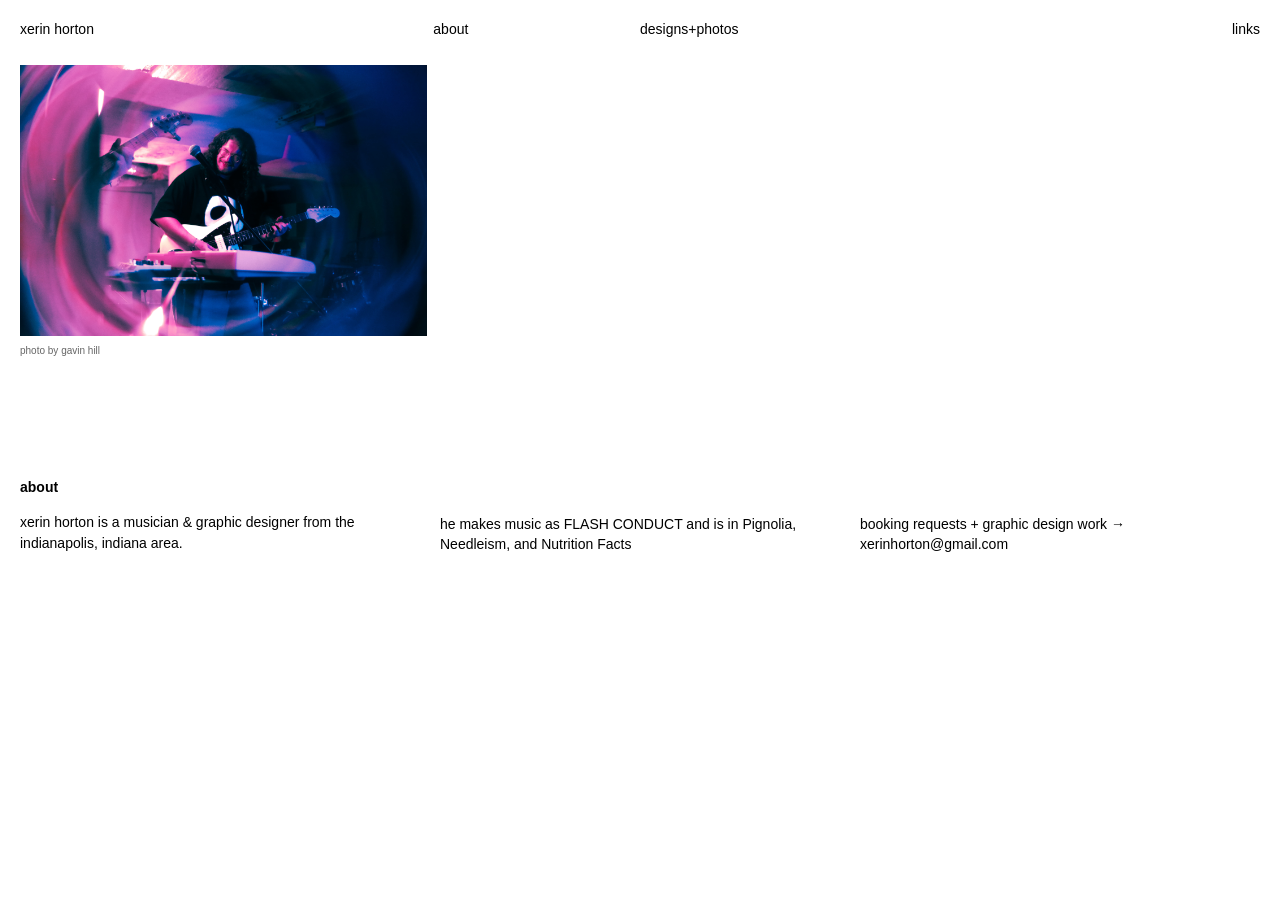
<file: about.html>
<!DOCTYPE html>
<html lang="en">
<head>
  <meta charset="UTF-8">
  <meta name="viewport" content="width=device-width, initial-scale=1.0">
  <link rel="shortcut icon" type="image/x-icon" href="flower1.png">
  <title>xerin horton</title>
    <link rel="stylesheet" href="styles.css">
</head>
<body>

  <nav class="top-nav">
    <div class="nav-item"><a href="index.html">xerin horton</a></div>
    <div class="nav-item"><a href="about.html">about</a></div>
    <div class="nav-item"><a href="designs.html">designs+photos</a></div>
    <div class="nav-item text-right"><a href="links.html">links</a></div>
  </nav>

<div class="main-container">
    <div class="featured-image-box">
      <img src="xerin.jpg" alt="Performance" class="featured-image">
      <div class="caption">photo by gavin hill</div>
    </div>

    <div class="links-section">
      <div class="links-column">
        <h3>about</h3>
        <p>xerin horton is a musician & graphic designer from the indianapolis, indiana area.</p>
      </div>

      <div class="links-column offset-column">
        <p>he makes music as FLASH CONDUCT and is in Pignolia, Needleism, and Nutrition Facts</p>
      </div>

      <div class="links-column offset-column">
        <p>booking requests + graphic design work &rarr; <a href="mailto:xerinhorton@gmail.com">xerinhorton@gmail.com</a></p>
      </div>

      <div></div>
    </div>
  </div>
  </div>
  </div>

</body>
</html>
</file>
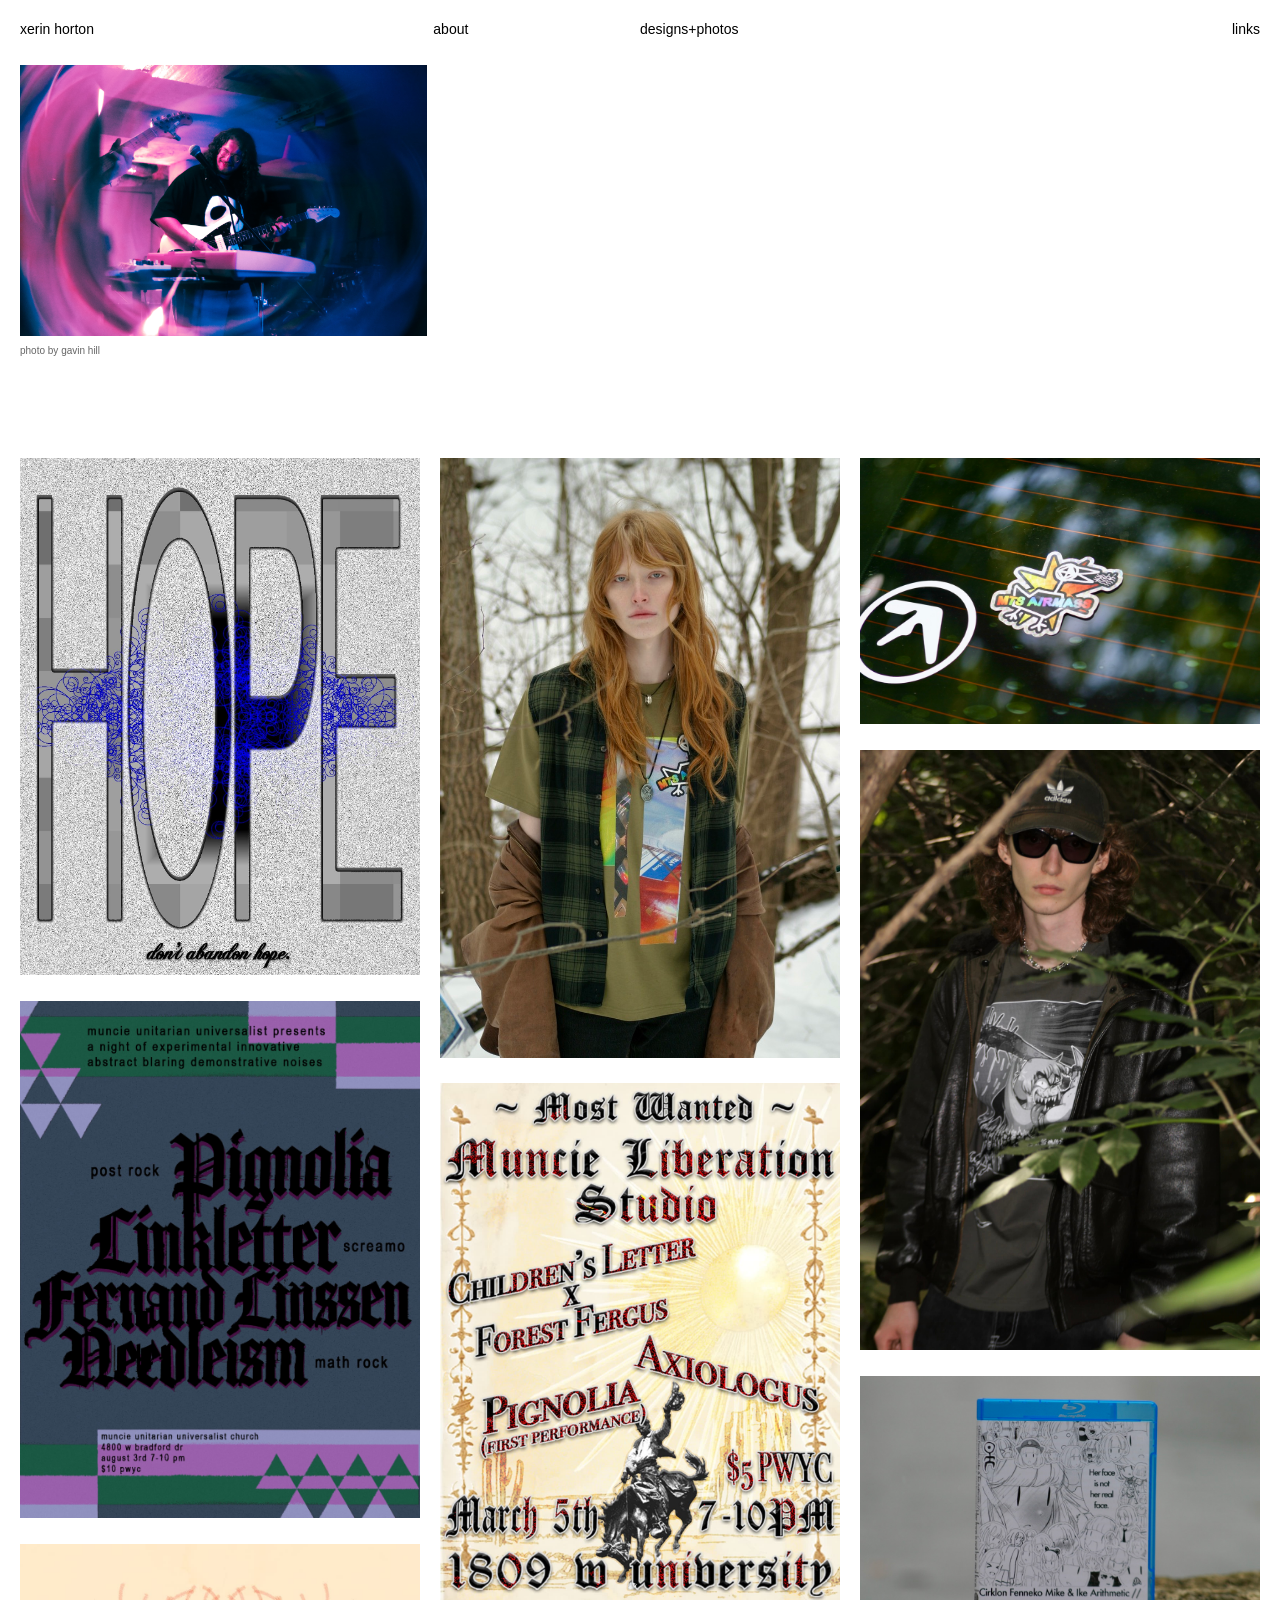
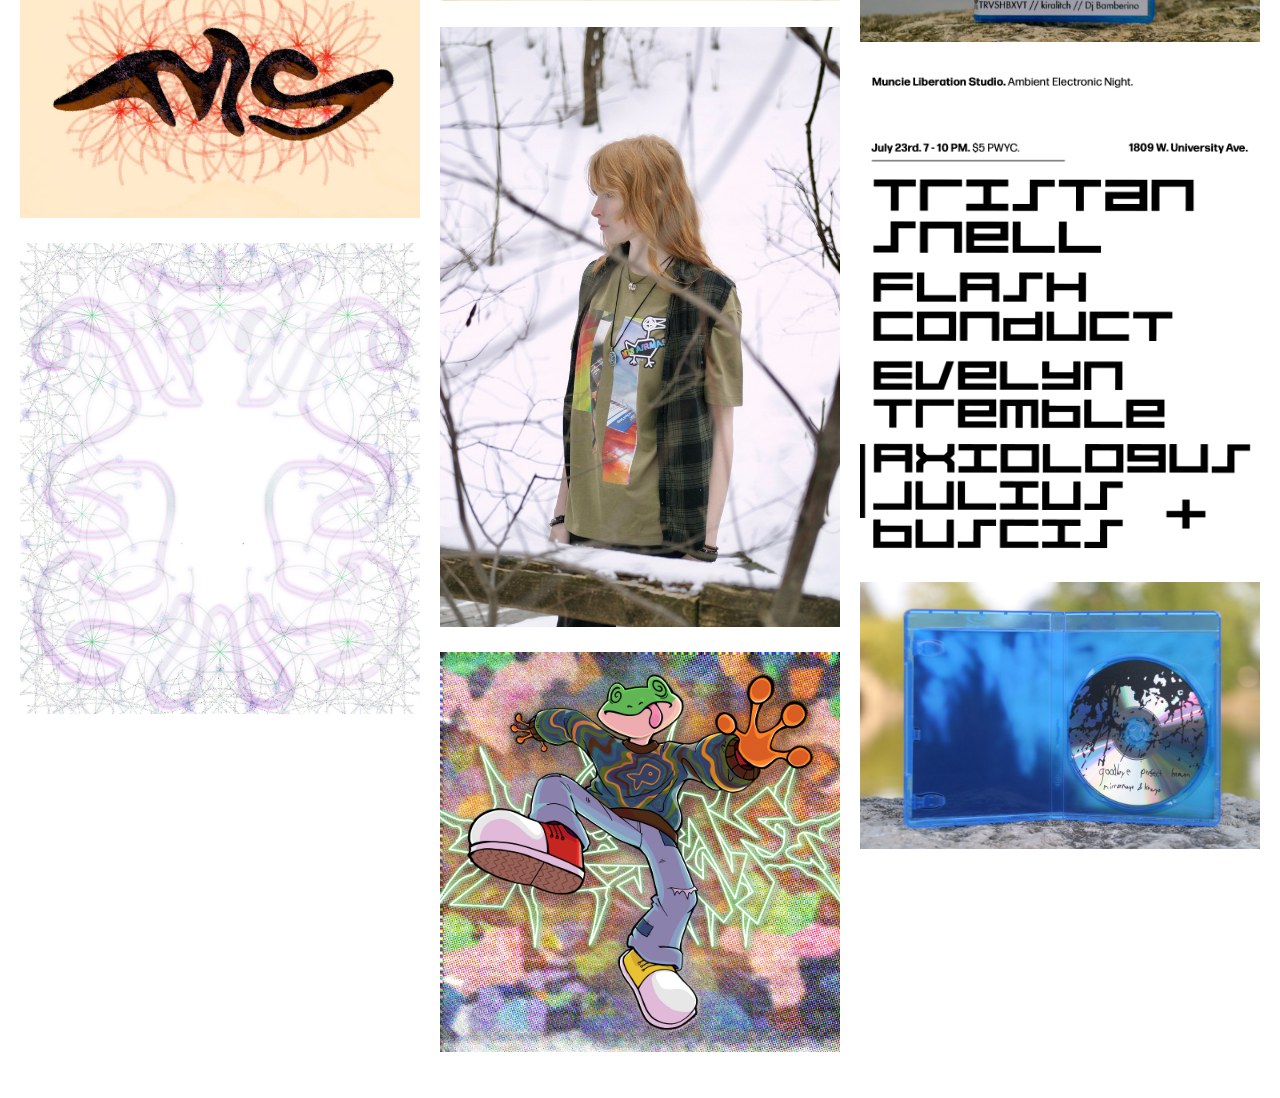
<file: designs.html>
<!DOCTYPE html>
<html lang="en">
<head>
  <meta charset="UTF-8">
  <meta name="viewport" content="width=device-width, initial-scale=1.0">
  <link rel="shortcut icon" type="image/x-icon" href="flower2.png">
  <title>xerin horton</title>
    <link rel="stylesheet" href="styles.css">
</head>
<body>

  <!-- Top Navigation Bar -->
  <nav class="top-nav">
    <div class="nav-item"><a href="index.html">xerin horton</a></div>
    <div class="nav-item"><a href="about.html">about</a></div>
    <div class="nav-item"><a href="designs.html">designs+photos</a></div>
    <div class="nav-item text-right"><a href="links.html">links</a></div>
  </nav>

  <!-- Main Content Block -->
  <div class="main-container">
    <div class="featured-image-box">
      <img src="xerin.jpg" alt="Performance" class="featured-image">
      <div class="caption">photo by gavin hill</div>
    </div>
  </div>


 <div class="gallery-masonry">
      
      <div class="links-column gallery-row">
        <img src="hope.jpg" alt="HOPE" class="gallery-thumb">
      </div>

      <div class="links-column gallery-row">
        <img src="august4.jpg" alt="show august 4" class="gallery-thumb">
      </div>

      <div class="links-column gallery-row">
        <img src="magma.jpg" alt="ms logo" class="gallery-thumb">
      </div>

      <div class="links-column gallery-row">
        <img src="april18.jpg" alt="show april 18 bg" class="gallery-thumb">
      </div>

      <div class="links-column gallery-row">
        <img src="alice1.jpeg" alt="alice1" class="gallery-thumb">
      </div>

      <div class="links-column gallery-row">
        <img src="march5.jpg" alt="show march 5" class="gallery-thumb">
      </div>

      <div class="links-column gallery-row">
        <img src="alice2.jpeg" alt="alice2" class="gallery-thumb">
      </div>

      <div class="links-column gallery-row">
        <img src="fc.jpg" alt="fc frog" class="gallery-thumb">
      </div>

      <div class="links-column gallery-row">
        <img src="mts.jpeg" alt="mts sticker" class="gallery-thumb">
      </div>

      <div class="links-column gallery-row">
        <img src="theo.jpg" alt="theo" class="gallery-thumb">
      </div>

      <div class="links-column gallery-row">
        <img src="herface.jpeg" alt="her face cd" class="gallery-thumb">
      </div>

      <div class="links-column gallery-row">
        <img src="july23.png" alt="show july 23" class="gallery-thumb">
      </div>

      <div class="links-column gallery-row">
        <img src="mirrormage.jpeg" alt="mirrormage cd" class="gallery-thumb">
      </div>

      <!-- Column 4 (Empty spacing buffer matching the index and about layouts) -->
      <div></div>

</body>
</html>
</file>
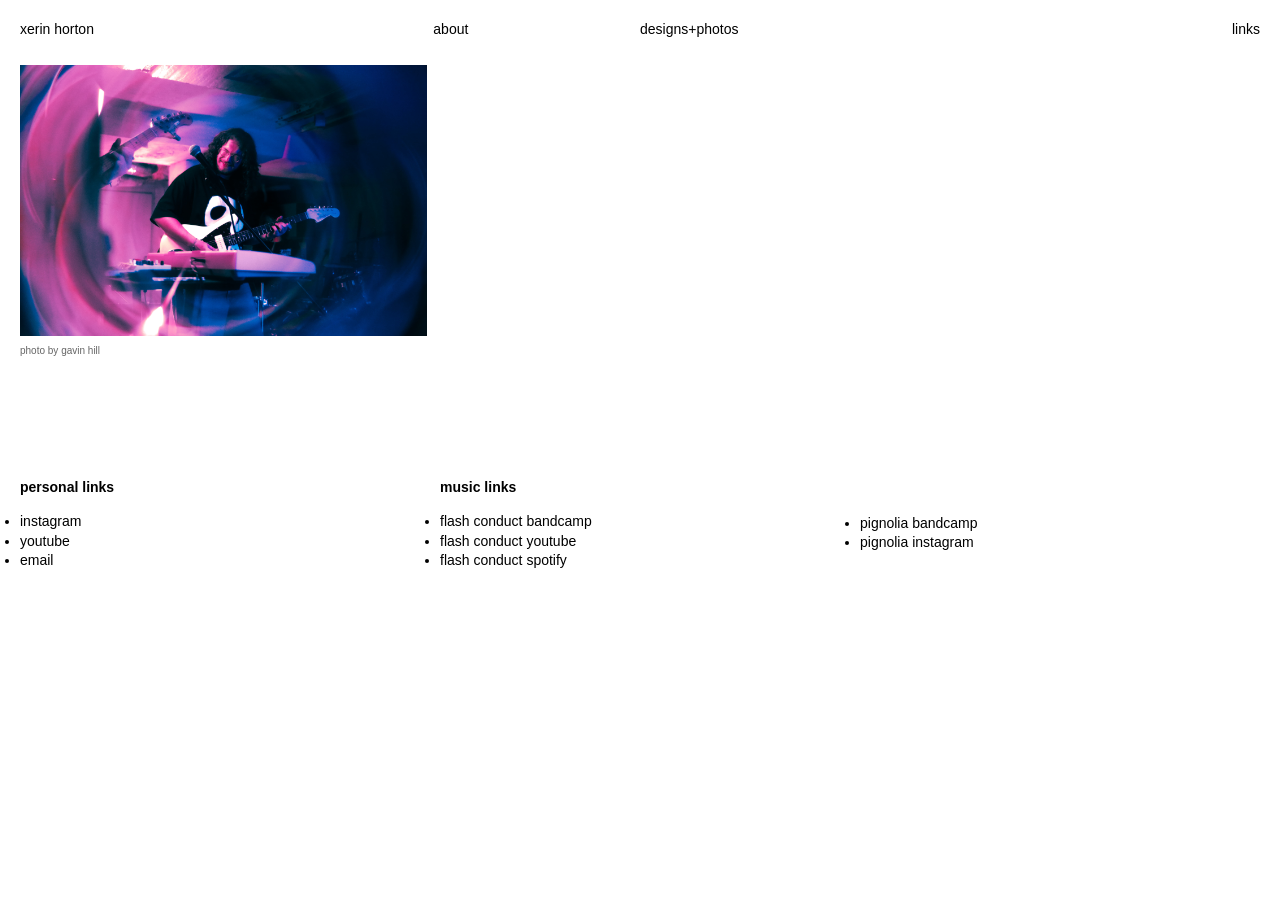
<file: links.html>
<!DOCTYPE html>
<html lang="en">
<head>
  <meta charset="UTF-8">
  <meta name="viewport" content="width=device-width, initial-scale=1.0">
  <link rel="shortcut icon" type="image/x-icon" href="flower4.png">
  <title>xerin horton</title>
    <link rel="stylesheet" href="styles.css">
</head>
<body>

  <!-- Top Navigation Bar -->
  <nav class="top-nav">
    <div class="nav-item"><a href="index.html">xerin horton</a></div>
    <div class="nav-item"><a href="about.html">about</a></div>
    <div class="nav-item"><a href="designs.html">designs+photos</a></div>
    <div class="nav-item text-right"><a href="links.html">links</a></div>
  </nav>

  <!-- Main Content Block -->
  <div class="main-container">
    <div class="featured-image-box">
      <img src="xerin.jpg" alt="Performance" class="featured-image">
      <div class="caption">photo by gavin hill</div>
    </div>

    <!-- Bottom Links Grid Layer -->
    <div class="links-section">
      <div class="links-column">
        <h3>personal links</h3>
        <ul class="links-list">
          <li><a href="https://www.instagram.com/coolfrogfacts">instagram</a></li>
          <li><a href="https://www.youtube.com/@Xerin">youtube</a></li>
          <li><a href="mailto:xerinhorton@gmail.com">email</a></li>
        </ul>
      </div>

      <!-- Column 2 -->
      <div class="links-column">
        <h3>music links</h3>
        <ul class="links-list">
          <li><a href="https://flash-conduct.bandcamp.com">flash conduct bandcamp</a></li>
          <li><a href="https://www.youtube.com/@FlashConduct">flash conduct youtube</a></li>
          <li><a href="https://open.spotify.com/artist/1FSs9uV5WSdLAA0dpsPJ7W">flash conduct spotify</a></li>
        </ul>
      </div>

      <!-- Column 3 (No header, offset downward) -->
      <div class="links-column offset-column">
        <ul class="links-list">
          <li><a href="https://pignolia.bandcamp.com">pignolia bandcamp</a></li>
          <li><a href="https://www.instagram.com/pignoliaband">pignolia instagram</a></li>
        </ul>
      </div>

      <div></div>
    </div>
  </div>

</body>
</html>
</file>
<file: styles.css>
* {
  box-sizing: border-box;
  margin: 0;
  padding: 0;
}

body {
  font-family: -apple-system, BlinkMacSystemFont, "Segoe UI", Roboto, Helvetica, Arial, sans-serif;
  background-color: #ffffff;
  color: #000000;
  padding: 20px;
  font-size: 14px;
  line-height: 1.4;
}

a {
  color: #000000;
  text-decoration: none;
}

a:hover {
  text-decoration: underline;
}

.top-nav {
  display: grid;
  grid-template-columns: 2fr 1fr 2fr 1fr; /* Retains asymmetric navigation alignment */
  align-items: start;
  margin-bottom: 25px;
}

.nav-item {
  font-weight: 500;
}

.text-right {
  text-align: right;
}

.main-container {
  display: grid;
  grid-template-columns: 2fr 4fr; 
  gap: 20px;
}

.featured-image-box {
  grid-column: 1 / 2;
}

.featured-image {
  width: 100%;
  max-width: 450px;
  height: auto;
  display: block;
}

.caption {
  font-size: 10px;
  color: #666666;
  margin-top: 8px;
}

.links-section {
  grid-column: 1 / -1;
  display: grid;
  grid-template-columns: 1fr 1fr 1fr; 
  margin-top: 100px; 
  gap: 20px;
}

.gallery-masonry {
  grid-column: 1 / -1;
  column-count: 3;          /* Spreads images into 3 fluid vertical columns */
  column-gap: 20px;         /* Spacing between image columns */
  margin-top: 100px;
}

.links-column h3 {
  font-size: 14px;
  font-weight: bold;
  margin-bottom: 15px;
}

.links-column p {
  font-size: 14px;
  line-height: 1.45;
}

.offset-column {
  margin-top: 36px; 
}

.gallery-thumb {
  width: 100%;
  height: auto;
  display: block;           /* Completely kills the baseline typographic white gap */
}

.gallery-row {
  display: inline-block;    /* Essential: Prevents images from splitting across columns */
  width: 100%;              /* Forces block to fill its column track horizontal size */
  margin-bottom: 20px;      /* Controls the fluid vertical gap beneath each image */
}

@media (max-width: 768px) {
  
  body {
    padding: 15px; /* Slight padding reduction to preserve precious screen width */
  }

  /* Stack navigation items in an organized grid pair on small displays */
  .top-nav {
    grid-template-columns: 1fr 1fr;
    row-gap: 12px;
    margin-bottom: 35px;
  }
  
  .text-right {
    text-align: left; /* Pulls links aligned left on mobile so text flows easily */
  }

  /* Forces main container content (the top photo layout block) to stack vertically */
  .main-container {
    grid-template-columns: 1fr;
    gap: 0;
  }

  .featured-image {
    max-width: 100%; /* Allows your header photo to fill mobile screens cleanly */
  }

  /* Stacks text paragraphs (About page / links page layout) */
  .links-section {
    grid-template-columns: 1fr;
    margin-top: 50px; /* Reduces excessive whitespace scrolling on phones */
    gap: 30px;        /* Increases room between separate copy block stacks */
  }

  /* Removes the desktop offset gaps so mobile sentences align neatly flush */
  .offset-column {
    margin-top: 0; 
  }

  /* Adjusts the design showcase gallery into 2 fluid tracks for mobile viewing */
  .gallery-masonry {
    column-count: 2;   
    column-gap: 15px;
    margin-top: 50px;
  }

  .gallery-row {
    margin-bottom: 15px; /* Tighter image track gaps suited for scrolling views */
  }
}

/* Optional further reduction targeting very thin phone displays (under 480px) */
@media (max-width: 480px) {
  .gallery-masonry {
    column-count: 1; /* Drops to a single clean portrait presentation view */
  }
}
</file>
